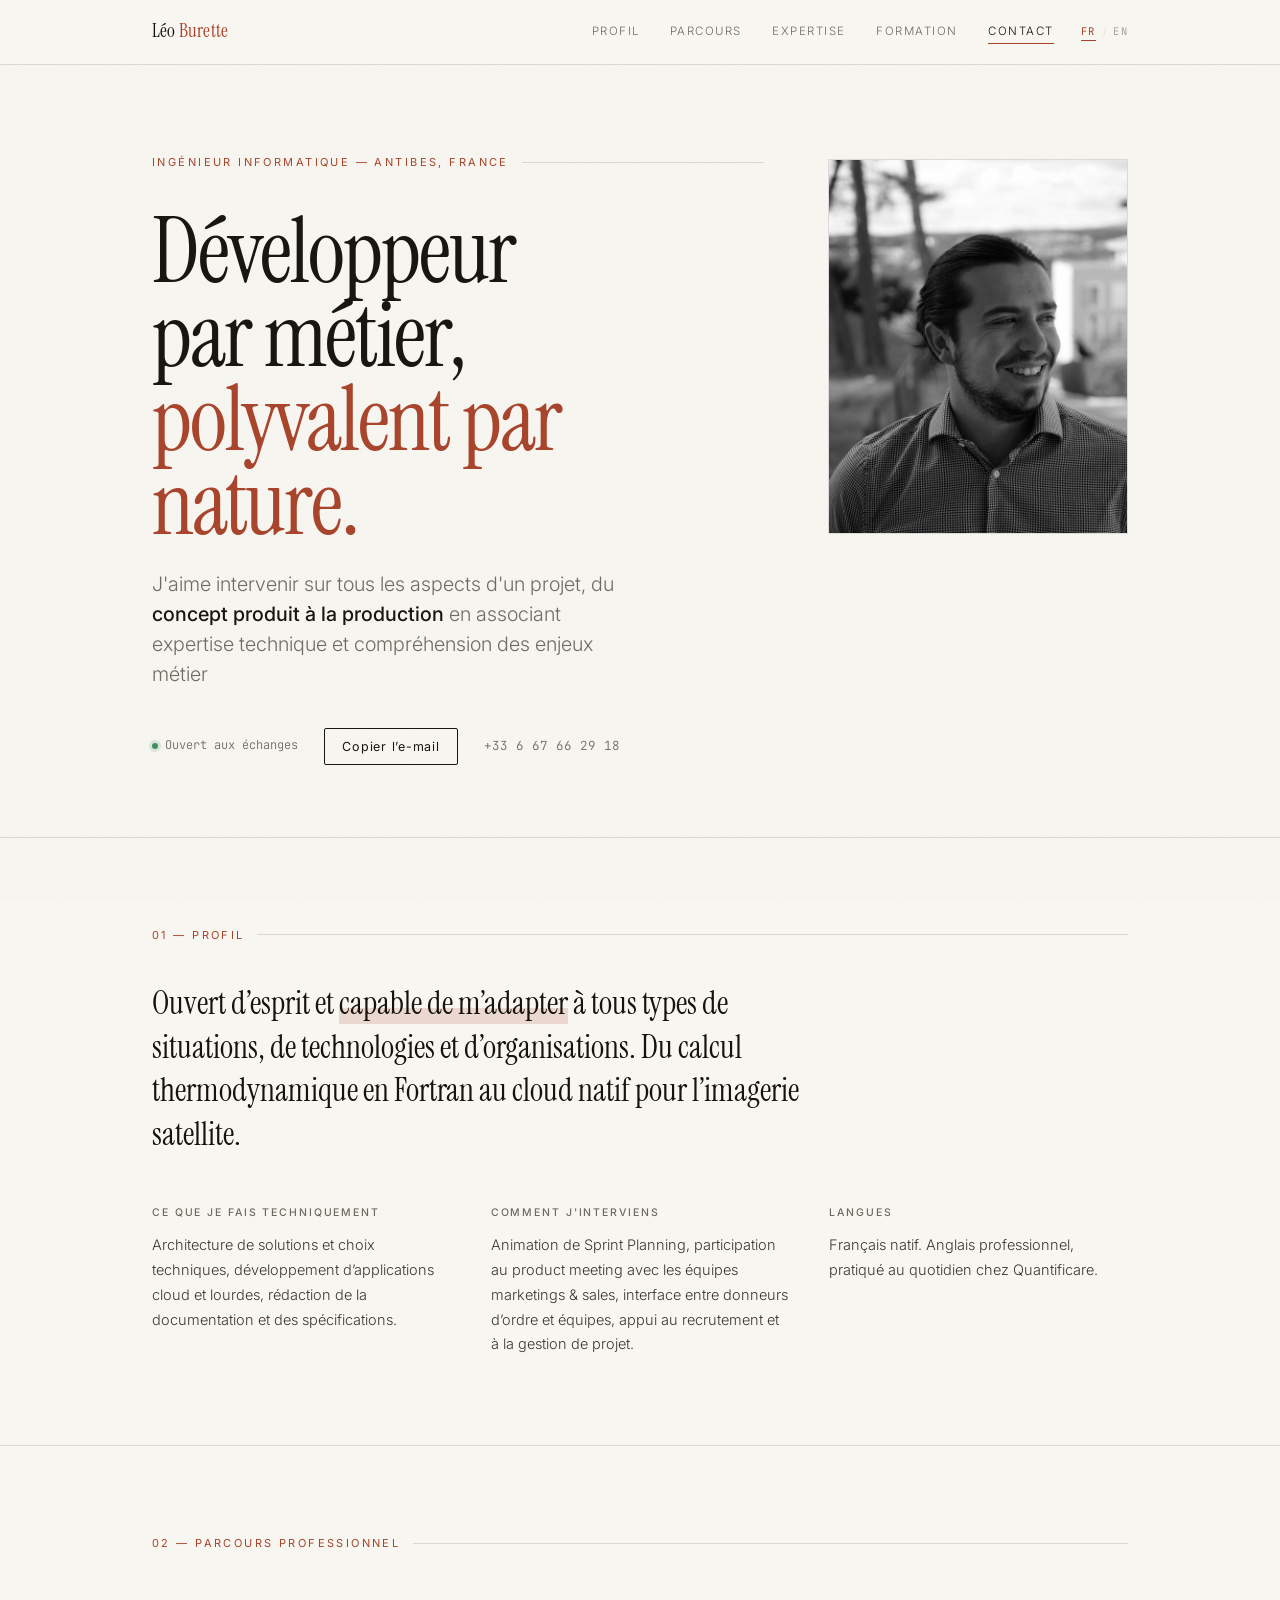
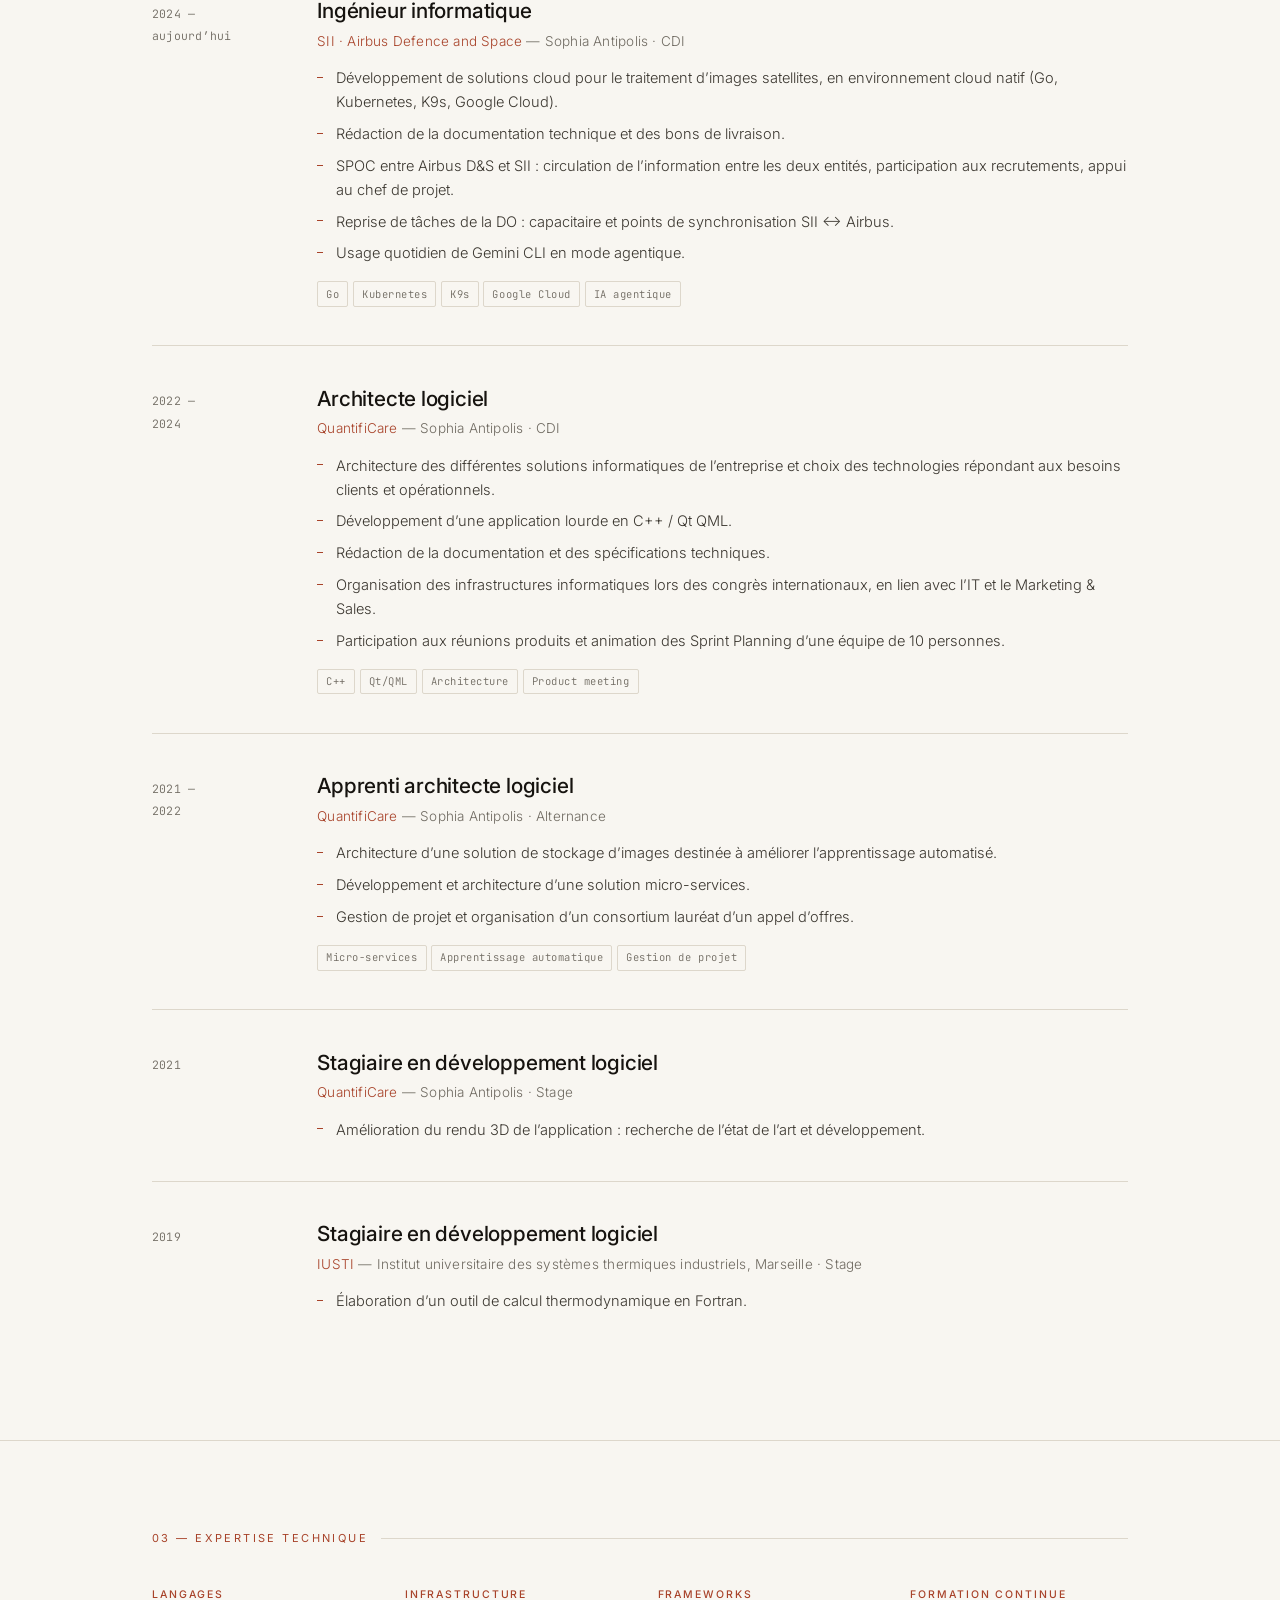
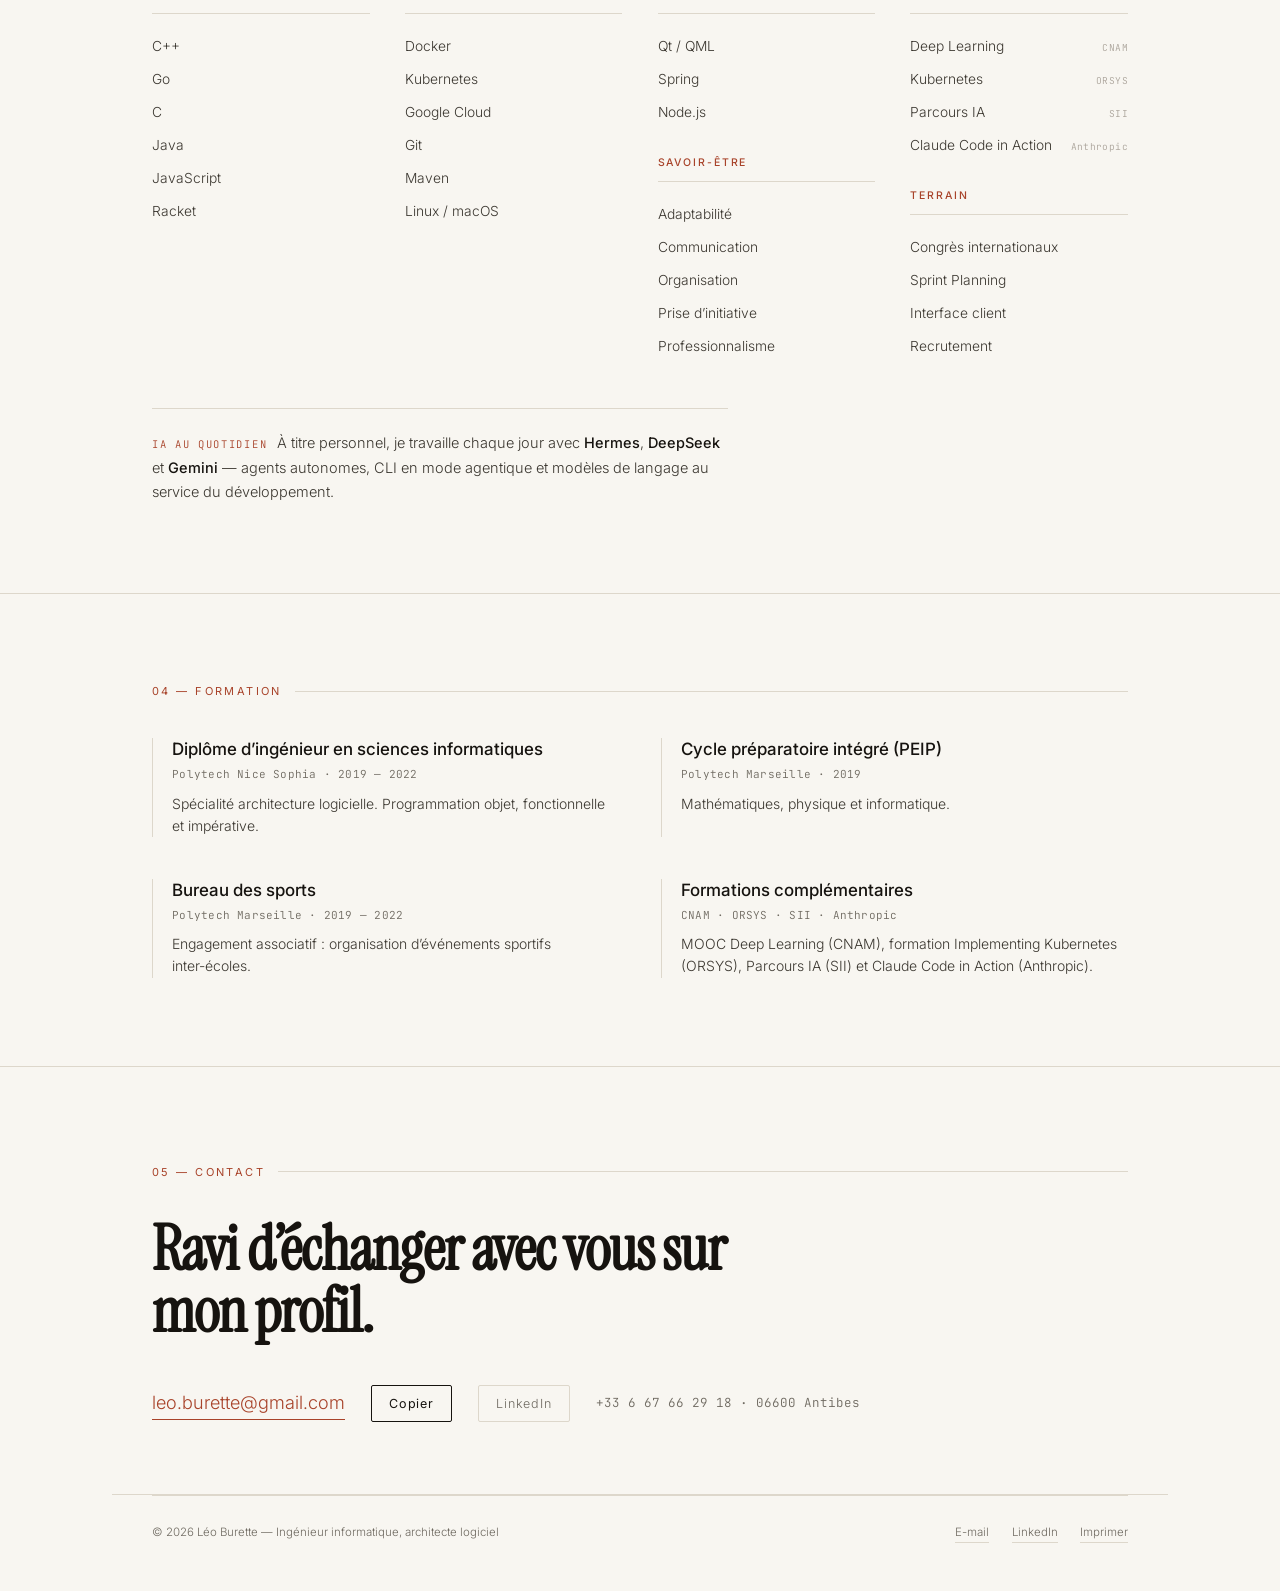
<file: index.html>
<!doctype html>
<!--
  ⚠ FICHIER GÉNÉRÉ — ne pas modifier le texte ici.
  Textes  : content/content.json   (français ET anglais)
  Structure : templates/index.html
  Reconstruire : python3 tools/build_site.py   (ou `make`)
-->

<html lang="fr">
<head>
<meta charset="utf-8">
<meta name="viewport" content="width=device-width, initial-scale=1">

<!-- ============================================================
     Léo Burette — portfolio personnel
     Maquette retenue : 01 « Éditorial clair »
     Stack : HTML + CSS + ~60 lignes de JS. Aucune dépendance.
     PORTRAIT : remplacer static/pp.jpg par la photo haute
     définition (carré ou 4:5, ≥ 2000 px de côté).
     ============================================================ -->

<title>Léo Burette — Ingénieur informatique, architecte logiciel | Antibes</title>
<meta name="description" content="Léo Burette, ingénieur informatique et architecte logiciel à Antibes. Sept ans d’expérience en C++/Qt, micro-services et cloud natif (Go, Kubernetes) chez QuantifiCare et SII pour Airbus Defence and Space.">
<meta name="author" content="Léo Burette">
<meta name="theme-color" content="#f8f6f1">
<link rel="canonical" href="https://leoburette.github.io/">

<meta property="og:type" content="profile">
<meta property="og:title" content="Léo Burette — Ingénieur informatique, architecte logiciel">
<meta property="og:description" content="Architecture logicielle, C++/Qt, micro-services et cloud natif (Go, Kubernetes). Basé à Antibes.">
<meta property="og:image" content="https://leoburette.github.io/static/pp.jpg">
<meta property="og:locale" content="fr_FR">
<meta name="twitter:card" content="summary">

<meta name="google-site-verification" content="lfIrmoY3iE5NyOPU1hvfM_Ax3qKI6YGEiqqRGUtuTvs">
<link rel="icon" href="data:image/svg+xml,%3Csvg xmlns='http://www.w3.org/2000/svg' viewBox='0 0 64 64'%3E%3Crect width='64' height='64' fill='%2316130f'/%3E%3Ctext x='32' y='45' font-family='Georgia,serif' font-size='38' fill='%23f8f6f1' text-anchor='middle'%3ELB%3C/text%3E%3C/svg%3E">

<link rel="preconnect" href="https://fonts.googleapis.com">
<link rel="preconnect" href="https://fonts.gstatic.com" crossorigin>
<link href="https://fonts.googleapis.com/css2?family=Instrument+Serif:ital@0;1&family=Inter:wght@300;400;500;600&family=JetBrains+Mono:wght@400;500&display=swap" rel="stylesheet">

<style>
  /* ---------- jetons ---------- */
  :root{
    --paper:#f8f6f1;
    --ink:#16130f;
    --body:#3b3730;
    --muted:#6f6a61;
    --rule:#ddd7cb;
    --accent:#a8432a;
    --measure:66rem;
    --ease:cubic-bezier(.2,.8,.2,1);
  }
  *,*::before,*::after{box-sizing:border-box;margin:0;padding:0}
  html{scroll-behavior:smooth;-webkit-text-size-adjust:100%}
  body{
    background:var(--paper);
    color:var(--ink);
    font-family:"Inter",-apple-system,BlinkMacSystemFont,"Segoe UI",sans-serif;
    font-weight:300;
    font-size:17px;
    line-height:1.65;
    -webkit-font-smoothing:antialiased;
    text-rendering:optimizeLegibility;
    overflow-x:hidden;
  }
  /* grain de papier discret */
  body::before{
    content:"";position:fixed;inset:0;pointer-events:none;z-index:1;opacity:.32;
    background-image:url("data:image/svg+xml,%3Csvg xmlns='http://www.w3.org/2000/svg' width='120' height='120'%3E%3Cfilter id='n'%3E%3CfeTurbulence type='fractalNoise' baseFrequency='.85' numOctaves='3'/%3E%3C/filter%3E%3Crect width='120' height='120' filter='url(%23n)' opacity='.12'/%3E%3C/svg%3E");
  }
  a{color:inherit;text-decoration:none}
  ::selection{background:var(--accent);color:var(--paper)}
  :focus-visible{outline:2px solid var(--accent);outline-offset:4px}
  .serif{font-family:"Instrument Serif",Georgia,"Times New Roman",serif;font-weight:400}
  .mono{font-family:"JetBrains Mono",ui-monospace,SFMono-Regular,Menlo,monospace}

  .skip{
    position:absolute;left:-9999px;top:0;background:var(--ink);color:var(--paper);
    padding:.7rem 1.2rem;z-index:100;font-size:13px;
  }
  .skip:focus{left:1rem;top:1rem}

  /* ---------- barre de navigation ---------- */
  .topbar{
    position:sticky;top:0;z-index:20;
    background:rgba(248,246,241,.86);
    -webkit-backdrop-filter:blur(10px);
    backdrop-filter:blur(10px);
    border-bottom:1px solid var(--rule);
  }
  .topbar-inner{
    max-width:var(--measure);margin:0 auto;padding:0 2.5rem;
    display:flex;align-items:center;justify-content:space-between;
    height:62px;gap:2rem;
  }
  .brand{font-family:"Instrument Serif",Georgia,serif;font-size:19px;letter-spacing:.01em;white-space:nowrap}
  .brand em{color:var(--accent);font-style:normal}
  nav.main{display:flex;gap:1.9rem}
  nav.main a{
    font-size:11.5px;letter-spacing:.13em;text-transform:uppercase;
    color:var(--muted);transition:color .2s;position:relative;padding:4px 0;
  }
  nav.main a::after{
    content:"";position:absolute;left:0;bottom:0;height:1px;width:0;
    background:var(--accent);transition:width .25s var(--ease);
  }
  nav.main a:hover,nav.main a[aria-current]{color:var(--ink)}
  nav.main a:hover::after,nav.main a[aria-current]::after{width:100%}
  .progress{height:2px;background:var(--accent);width:0;transform-origin:0 50%}

  /* ---------- sélecteur de langue ---------- */
  .nav-right{display:flex;align-items:center;gap:1.7rem}
  .lang{display:flex;align-items:center;gap:.45rem}
  .lang button{
    background:none;border:none;padding:2px 0;cursor:pointer;
    font-family:"JetBrains Mono",ui-monospace,Menlo,monospace;
    font-size:10.5px;letter-spacing:.14em;color:#a9a29a;
    border-bottom:1px solid transparent;transition:color .2s,border-color .2s;
  }
  .lang button:hover{color:var(--ink)}
  .lang button[aria-pressed="true"]{color:var(--accent);border-bottom-color:var(--accent)}
  .lang .sep{color:var(--rule);font-size:10px}

  /* ---------- structure ---------- */
  .wrap{max-width:var(--measure);margin:0 auto;padding:0 2.5rem}
  section{padding:5.5rem 0;border-bottom:1px solid var(--rule);scroll-margin-top:72px}
  .eyebrow{
    font-size:11px;letter-spacing:.22em;text-transform:uppercase;color:var(--accent);
    display:flex;align-items:center;gap:.8rem;margin-bottom:2.4rem;
    font-weight:400;
  }
  .eyebrow::after{content:"";height:1px;flex:1;background:var(--rule)}

  /* ---------- bannière ---------- */
  .hero{padding:5.5rem 0 4.5rem;border-bottom:1px solid var(--rule)}
  .hero-grid{display:grid;grid-template-columns:1fr 300px;gap:4rem;align-items:start}
  h1{
    font-family:"Instrument Serif",Georgia,serif;font-weight:400;
    font-size:clamp(3.2rem,7vw,6.2rem);line-height:.94;letter-spacing:-.022em;
    max-width:11ch;
  }
  h1 .accent{color:var(--accent)}
  .role{
    margin-top:1.5rem;font-size:1.24rem;line-height:1.5;color:var(--muted);
    max-width:40ch;font-weight:300;
  }
  .role b{color:var(--ink);font-weight:500}
  .portrait-fig{position:relative;margin:0;padding-top:.35rem}
  .portrait{
    width:100%;height:auto;aspect-ratio:4/5;object-fit:cover;object-position:center 20%;
    filter:grayscale(1) contrast(1.04);
    border:1px solid var(--rule);display:block;
    transition:filter .6s var(--ease);
    background:#e8e4da;
  }
  .portrait:hover{filter:grayscale(0) contrast(1)}
  .hero-meta{
    display:flex;flex-wrap:wrap;gap:.9rem 1.6rem;margin-top:2.4rem;
    font-size:13px;color:var(--muted);align-items:center;
  }
  .dot{
    width:6px;height:6px;border-radius:50%;background:#3f8f5e;display:inline-block;
    margin-right:.45rem;box-shadow:0 0 0 3px rgba(63,143,94,.16);
    animation:pulse 3.6s ease-in-out infinite;
  }
  @keyframes pulse{0%,100%{box-shadow:0 0 0 3px rgba(63,143,94,.16)}50%{box-shadow:0 0 0 6px rgba(63,143,94,.05)}}
  .btn{
    border:1px solid var(--ink);padding:.62rem 1.1rem;border-radius:2px;
    font-size:12.5px;letter-spacing:.06em;cursor:pointer;background:transparent;
    transition:background .2s,color .2s,border-color .2s;
    font-family:inherit;color:var(--ink);line-height:1.2;
  }
  .btn:hover{background:var(--ink);color:var(--paper)}
  .btn--ghost{border-color:var(--rule);color:var(--muted)}
  .btn--ghost:hover{background:var(--accent);border-color:var(--accent);color:var(--paper)}

  /* ---------- profil ---------- */
  .lede{
    font-family:"Instrument Serif",Georgia,serif;
    font-size:clamp(1.45rem,2.5vw,2.1rem);line-height:1.36;max-width:46ch;
  }
  .lede em{
    font-style:normal;
    background:linear-gradient(transparent 62%,rgba(168,67,42,.17) 62%);
  }
  .cols3{display:grid;grid-template-columns:repeat(3,1fr);gap:2.5rem;margin-top:3rem}
  .cols3 h3{
    font-size:10.5px;letter-spacing:.18em;text-transform:uppercase;color:var(--muted);
    margin-bottom:.7rem;font-weight:500;
  }
  .cols3 p{font-size:14.5px;line-height:1.72;color:var(--body)}

  /* ---------- parcours ---------- */
  .job{
    display:grid;grid-template-columns:130px 1fr;gap:2.2rem;
    padding:2.4rem 0;border-top:1px solid var(--rule);
  }
  .job:first-of-type{border-top:none;padding-top:.4rem}
  .job .dates{
    font-family:"JetBrains Mono",monospace;font-size:11.5px;color:var(--muted);
    letter-spacing:.02em;line-height:1.95;padding-top:.35rem;
  }
  .job h3{font-size:1.3rem;font-weight:500;letter-spacing:-.01em;line-height:1.3}
  .job .co{margin:.35rem 0 .95rem;font-size:13.5px;color:var(--accent);letter-spacing:.015em}
  .job .co span{color:var(--muted)}
  .job ul{list-style:none;display:grid;gap:.52rem}
  .job li{position:relative;padding-left:1.15rem;font-size:14.6px;line-height:1.62;color:var(--body)}
  .job li::before{content:"";position:absolute;left:0;top:.66em;width:6px;height:1px;background:var(--accent)}
  .tag{
    display:inline-block;font-family:"JetBrains Mono",monospace;font-size:10.5px;
    letter-spacing:.05em;color:var(--muted);border:1px solid var(--rule);
    padding:.2rem .5rem;border-radius:2px;margin:.95rem .3rem 0 0;
  }

  /* ---------- expertise ---------- */
  .skills{display:grid;grid-template-columns:repeat(4,1fr);gap:2.2rem}
  .skills h3{
    font-size:10.5px;letter-spacing:.18em;text-transform:uppercase;color:var(--accent);
    margin-bottom:1rem;padding-bottom:.6rem;border-bottom:1px solid var(--rule);font-weight:500;
  }
  .skills ul{list-style:none}
  .skills li{
    font-size:13.8px;padding:.32rem 0;color:var(--body);
    display:flex;justify-content:space-between;gap:1rem;align-items:baseline;
  }
  .skills .lvl{font-family:"JetBrains Mono",monospace;font-size:9.5px;color:#aaa39a;letter-spacing:.04em;white-space:nowrap}

  /* ---------- formation ---------- */
  .edu{display:grid;grid-template-columns:repeat(2,1fr);gap:2.6rem}
  .edu-item{padding-left:1.2rem;border-left:1px solid var(--rule)}
  .edu-item h3{font-size:1.06rem;font-weight:500;line-height:1.35}
  .edu-item .meta{
    font-family:"JetBrains Mono",monospace;font-size:11px;color:var(--muted);
    margin:.3rem 0 .55rem;letter-spacing:.02em;
  }
  .edu-item p{font-size:14px;color:var(--body);line-height:1.6}

  /* ---------- note ---------- */
  .note{
    margin-top:2.8rem;padding-top:1.4rem;border-top:1px solid var(--rule);
    font-size:14.5px;line-height:1.7;color:var(--body);max-width:64ch;
  }
  .note .tag{
    display:inline-block;margin:0 .6rem 0 0;padding:0;border:none;
    font-family:"JetBrains Mono",ui-monospace,Menlo,monospace;font-size:10.5px;
    letter-spacing:.16em;text-transform:uppercase;color:var(--accent);
  }
  .note b{font-weight:500;color:var(--ink)}

  /* ---------- contact ---------- */
  .contact{padding:6rem 0 4.5rem;border-bottom:none}
  .contact h2{
    font-family:"Instrument Serif",Georgia,serif;
    font-size:clamp(2.3rem,4.8vw,3.8rem);line-height:1.02;letter-spacing:-.02em;max-width:24ch;
  }
  .contact-row{display:flex;flex-wrap:wrap;gap:1rem 1.6rem;margin-top:2.6rem;align-items:center}
  .mail{
    font-size:1.14rem;border-bottom:1px solid var(--accent);padding-bottom:2px;
    color:var(--accent);transition:opacity .2s;
  }
  .mail:hover{opacity:.72}
  footer{
    border-top:1px solid var(--rule);padding:1.7rem 0 3rem;font-size:11.5px;
    color:var(--muted);display:flex;justify-content:space-between;
    flex-wrap:wrap;gap:.8rem 1rem;
  }
  footer a{border-bottom:1px solid var(--rule)}
  footer a:hover{color:var(--ink);border-color:var(--accent)}

  /* ---------- toast ---------- */
  .toast{
    position:fixed;left:50%;bottom:2rem;transform:translate(-50%,150%);
    background:var(--ink);color:var(--paper);padding:.75rem 1.2rem;border-radius:2px;
    font-size:12.5px;letter-spacing:.04em;z-index:60;
    opacity:0;visibility:hidden;pointer-events:none;
    transition:transform .35s var(--ease),opacity .3s ease,visibility .35s;
    max-width:90vw;text-align:center;
  }
  .toast.show{transform:translate(-50%,0);opacity:1;visibility:visible}

  /* ---------- apparition ---------- */
  .rv{opacity:0;transform:translateY(14px);transition:opacity .7s ease,transform .7s ease}
  .rv.in{opacity:1;transform:none}
  @media (prefers-reduced-motion:reduce){
    html{scroll-behavior:auto}
    .rv{opacity:1;transform:none;transition:none}
    .dot{animation:none}
    *{transition-duration:.01ms !important}
  }

  /* ---------- responsive ---------- */
  @media (max-width:1000px){
    nav.main{gap:1.2rem}
    nav.main a{font-size:10.5px;letter-spacing:.1em}
  }
  @media (max-width:860px){
    .wrap,.topbar-inner{padding-left:1.4rem;padding-right:1.4rem}
    .hero-grid{grid-template-columns:1fr;gap:2rem}
    .portrait-fig{order:2;max-width:200px;padding-top:0}
    .portrait{aspect-ratio:1}
    h1{max-width:14ch}
    .cols3,.skills,.edu{grid-template-columns:1fr;gap:1.5rem}
    .skills{grid-template-columns:repeat(2,1fr)}
    section{padding:3.4rem 0}
    .job{grid-template-columns:1fr;gap:.6rem}
    .job .dates{display:flex;gap:.6rem;padding-top:0;flex-wrap:wrap}
    .job .dates br{display:none}
    .job .dates .sep{display:none}
    nav.main{display:none}
    .contact{padding:3.6rem 0 3rem}
  }
  @media (max-width:420px){
    .skills{grid-template-columns:1fr}
    .hero-meta{gap:.8rem}
  }

  /* ---------- impression (CV papier) ---------- */
  @media print{
    @page{size:A4;margin:14mm 14mm}
    body{background:#fff;font-size:10pt;line-height:1.45}
    body::before,.topbar,.toast,.skip,.btn,.lang{display:none !important}
    .wrap{max-width:none;padding:0}
    section{padding:0;border:none;margin-bottom:7mm}
    .hero{padding:0 0 5mm}
    .hero-grid{grid-template-columns:1fr 42mm;gap:8mm}
    h1{font-size:30pt;max-width:100%}
    .role{font-size:10pt;margin-top:2mm}
    .portrait{filter:grayscale(1)}
    .job{break-inside:avoid;padding:3mm 0;grid-template-columns:26mm 1fr;gap:4mm}
    .job li{font-size:9pt}
    .note{page-break-inside:avoid}
    .rv{opacity:1 !important;transform:none !important}
    .contact{padding:0}
    .contact h2{font-size:16pt}
    footer{margin-top:5mm;font-size:8pt}
    .lede{font-size:12pt}
  }
</style>
<noscript><style>.rv{opacity:1;transform:none}</style></noscript>
</head>
<body>

<a class="skip" href="#contenu" data-key="divers.skip" data-en="Skip to content">Aller au contenu</a>

<div class="topbar">
  <div class="topbar-inner">
    <a href="#top" class="brand">Léo <em>Burette</em></a>
    <div class="nav-right">
      <nav class="main" aria-label="Navigation principale" data-en-aria="Main navigation">
        <a href="#profil" data-key="nav.profile" data-en="Profile">Profil</a>
        <a href="#parcours" data-key="nav.career" data-en="Career">Parcours</a>
        <a href="#expertise">Expertise</a>
        <a href="#formation" data-key="nav.education" data-en="Education">Formation</a>
        <a href="#contact">Contact</a>
      </nav>
      <div class="lang" role="group" aria-label="Langue / Language">
        <button type="button" data-lang="fr" aria-pressed="true" lang="fr">FR</button>
        <span class="sep" aria-hidden="true">/</span>
        <button type="button" data-lang="en" aria-pressed="false" lang="en">EN</button>
      </div>
    </div>
  </div>
  <div class="progress" id="prog" role="presentation"></div>
</div>

<main id="contenu">

  <!-- ==================== BANNIÈRE ==================== -->
  <header class="hero" id="top">
    <div class="wrap hero-grid">
      <div>
        <p class="eyebrow" data-key="hero.eyebrow" data-en="Software engineer — Antibes, France">Ingénieur informatique — Antibes, France</p>
        <h1 data-key="hero.title" data-en="Developer by trade, &lt;span class=&quot;accent&quot;&gt;versatile by nature.&lt;/span&gt;">Développeur par métier, <span class="accent">polyvalent par nature.</span></h1>
        <p class="role" data-key="hero.lead" data-en="I like contributing across all stages of a project, from &lt;b&gt;product concept to production&lt;/b&gt;, combining technical expertise with an understanding of business challenges.">J'aime intervenir sur tous les aspects d'un projet, du <b>concept produit à la production</b> en associant expertise technique et compréhension des enjeux métier</p>
        <div class="hero-meta">
          <span class="mono" style="font-size:12px" data-key="hero.status" data-en="&lt;span class=&quot;dot&quot;&gt;&lt;/span&gt;Open to a conversation"><span class="dot"></span>Ouvert aux échanges</span>
          <button class="btn" data-copy="leo.burette@gmail.com" type="button" data-key="hero.copyEmail" data-en="Copy email">Copier l’e-mail</button>
          <a class="mono" style="font-size:12.5px" href="tel:+33667662918">+33 6 67 66 29 18</a>
        </div>
      </div>
      <figure class="portrait-fig">
        <!-- PORTRAIT : déposer ici la photo haute définition -->
        <img class="portrait" src="static/pp.jpg" width="778" height="778" alt="Portrait de Léo Burette" data-en-alt="Portrait of Léo Burette">
      </figure>
    </div>
  </header>

  <!-- ===================== PROFIL ===================== -->
  <section id="profil">
    <div class="wrap">
      <p class="eyebrow rv" data-key="profil.eyebrow" data-en="01 — Profile">01 — Profil</p>
      <p class="lede rv" data-key="profil.lead" data-en="Open-minded and &lt;em&gt;able to adapt&lt;/em&gt; to any kind of situation, technology or organisation. From thermodynamic computation in Fortran to cloud-native satellite imaging.">Ouvert d’esprit et <em>capable de m’adapter</em> à tous types de situations, de technologies et d’organisations. Du calcul thermodynamique en Fortran au cloud natif pour l’imagerie satellite.</p>
      <div class="cols3 rv">
        <div>
          <h3 data-key="profil.whatTitle" data-en="My technical activities">Ce que je fais techniquement</h3>
          <p data-key="profil.whatText" data-en="Solution architecture and technology choices, development of cloud and heavy applications, writing documentation and specifications.">Architecture de solutions et choix techniques, développement d’applications cloud et lourdes, rédaction de la documentation et des spécifications.</p>
        </div>
        <div>
          <h3 data-key="profil.howTitle" data-en="How I contribute">Comment j'interviens</h3>
          <p data-key="profil.howText" data-en="Running Sprint Planning, participation in product meetings with marketing &amp; sales teams, bridging clients and teams, supporting recruitment and project management.">Animation de Sprint Planning, participation au product meeting avec les équipes marketings & sales, interface entre donneurs d’ordre et équipes, appui au recrutement et à la gestion de projet.</p>
        </div>
        <div>
          <h3 data-key="profil.langTitle" data-en="Languages">Langues</h3>
          <p data-key="profil.langText" data-en="Native French. Professional English, used daily at Quantificare.">Français natif. Anglais professionnel, pratiqué au quotidien chez Quantificare.</p>
        </div>
      </div>
    </div>
  </section>

  <!-- ===================== PARCOURS ===================== -->
  <section id="parcours">
    <div class="wrap">
      <p class="eyebrow rv" data-key="parcours.eyebrow" data-en="02 — Career">02 — Parcours professionnel</p>

      <article class="job rv">
        <div class="dates" data-key="parcours.sii.dates" data-en="2024 —&lt;br&gt;present">2024 —<br>aujourd’hui</div>
        <div>
          <h3 data-key="parcours.sii.title" data-en="Software engineer">Ingénieur informatique</h3>
          <p class="co" data-key="parcours.sii.company" data-en="SII · Airbus Defence and Space &lt;span&gt;— Sophia Antipolis · Permanent contract&lt;/span&gt;">SII · Airbus Defence and Space <span>— Sophia Antipolis · CDI</span></p>
          <ul>
            <li data-key="parcours.sii.bullet1" data-en="Cloud solutions for satellite image processing in a cloud-native environment (Go, Kubernetes, K9s, Google Cloud).">Développement de solutions cloud pour le traitement d’images satellites, en environnement cloud natif (Go, Kubernetes, K9s, Google Cloud).</li>
            <li data-key="parcours.sii.bullet2" data-en="Technical documentation and delivery notes.">Rédaction de la documentation technique et des bons de livraison.</li>
            <li data-key="parcours.sii.bullet3" data-en="SPOC between Airbus D&amp;S and SII: information flow between both entities, involvement in recruitment, support to the project manager.">SPOC entre Airbus D&amp;S et SII : circulation de l’information entre les deux entités, participation aux recrutements, appui au chef de projet.</li>
            <li data-key="parcours.sii.bullet4" data-en="Taking over back-office tasks: capacity management and SII ↔ Airbus synchronisation meetings.">Reprise de tâches de la DO : capacitaire et points de synchronisation SII ↔ Airbus.</li>
            <li data-key="parcours.sii.bullet5" data-en="Daily use of Gemini CLI in agentic mode.">Usage quotidien de Gemini CLI en mode agentique.</li>
          </ul>
          <span class="tag" data-key="parcours.sii.tag1" data-en="Go">Go</span><span class="tag" data-key="parcours.sii.tag2" data-en="Kubernetes">Kubernetes</span><span class="tag" data-key="parcours.sii.tag3" data-en="K9s">K9s</span><span class="tag" data-key="parcours.sii.tag4" data-en="Google Cloud">Google Cloud</span><span class="tag" data-key="parcours.sii.tag5" data-en="Agentic AI">IA agentique</span>
        </div>
      </article>

      <article class="job rv">
        <div class="dates" data-key="parcours.qc1.dates" data-en="2022 —&lt;br&gt;2024">2022 —<br>2024</div>
        <div>
          <h3 data-key="parcours.qc1.title" data-en="Software architect">Architecte logiciel</h3>
          <p class="co" data-key="parcours.qc1.company" data-en="QuantifiCare &lt;span&gt;— Sophia Antipolis · Permanent contract&lt;/span&gt;">QuantifiCare <span>— Sophia Antipolis · CDI</span></p>
          <ul>
            <li data-key="parcours.qc1.bullet1" data-en="Architecture of the company’s various IT solutions and selection of technologies matching client and operational needs.">Architecture des différentes solutions informatiques de l’entreprise et choix des technologies répondant aux besoins clients et opérationnels.</li>
            <li data-key="parcours.qc1.bullet2" data-en="Development of a heavy C++ / Qt QML application.">Développement d’une application lourde en C++ / Qt&nbsp;QML.</li>
            <li data-key="parcours.qc1.bullet3" data-en="Documentation and technical specifications.">Rédaction de la documentation et des spécifications techniques.</li>
            <li data-key="parcours.qc1.bullet4" data-en="IT infrastructure for international conferences, together with IT, Marketing &amp; Sales teams.">Organisation des infrastructures informatiques lors des congrès internationaux, en lien avec l’IT et le Marketing &amp; Sales.</li>
            <li data-key="parcours.qc1.bullet5" data-en="Product meetings and facilitation of Sprint Planning for a team of 10.">Participation aux réunions produits et animation des Sprint Planning d’une équipe de 10 personnes.</li>
          </ul>
          <span class="tag" data-key="parcours.qc1.tag1" data-en="C++">C++</span><span class="tag" data-key="parcours.qc1.tag2" data-en="Qt/QML">Qt/QML</span><span class="tag" data-key="parcours.qc1.tag3" data-en="Architecture">Architecture</span><span class="tag" data-key="parcours.qc1.tag4" data-en="Product meeting">Product meeting</span>
        </div>
      </article>

      <article class="job rv">
        <div class="dates" data-key="parcours.qc2.dates" data-en="2021 —&lt;br&gt;2022">2021 —<br>2022</div>
        <div>
          <h3 data-key="parcours.qc2.title" data-en="Apprentice software architect">Apprenti architecte logiciel</h3>
          <p class="co" data-key="parcours.qc2.company" data-en="QuantifiCare &lt;span&gt;— Sophia Antipolis · Apprenticeship&lt;/span&gt;">QuantifiCare <span>— Sophia Antipolis · Alternance</span></p>
          <ul>
            <li data-key="parcours.qc2.bullet1" data-en="Architecture of an image storage solution aimed at improving machine learning.">Architecture d’une solution de stockage d’images destinée à améliorer l’apprentissage automatisé.</li>
            <li data-key="parcours.qc2.bullet2" data-en="Development and architecture of a micro-services solution.">Développement et architecture d’une solution micro-services.</li>
            <li data-key="parcours.qc2.bullet3" data-en="Project management and organisation of a consortium that won a call for tenders.">Gestion de projet et organisation d’un consortium lauréat d’un appel d’offres.</li>
          </ul>
          <span class="tag" data-key="parcours.qc2.tag1" data-en="Micro-services">Micro-services</span><span class="tag" data-key="parcours.qc2.tag2" data-en="Machine learning">Apprentissage automatique</span><span class="tag" data-key="parcours.qc2.tag3" data-en="Project management">Gestion de projet</span>
        </div>
      </article>

      <article class="job rv">
        <div class="dates">2021</div>
        <div>
          <h3 data-key="parcours.qc3.title" data-en="Software development intern">Stagiaire en développement logiciel</h3>
          <p class="co" data-key="parcours.qc3.company" data-en="QuantifiCare &lt;span&gt;— Sophia Antipolis · Internship&lt;/span&gt;">QuantifiCare <span>— Sophia Antipolis · Stage</span></p>
          <ul>
            <li data-key="parcours.qc3.bullet1" data-en="Improved the application’s 3D rendering: state-of-the-art research and development.">Amélioration du rendu 3D de l’application : recherche de l’état de l’art et développement.</li>
          </ul>
        </div>
      </article>

      <article class="job rv">
        <div class="dates">2019</div>
        <div>
          <h3 data-key="parcours.iusti.title" data-en="Software development intern">Stagiaire en développement logiciel</h3>
          <p class="co" data-key="parcours.iusti.company" data-en="IUSTI &lt;span&gt;— University Institute of Industrial Thermal Systems, Marseille · Internship&lt;/span&gt;">IUSTI <span>— Institut universitaire des systèmes thermiques industriels, Marseille · Stage</span></p>
          <ul>
            <li data-key="parcours.iusti.bullet1" data-en="Built a thermodynamic calculation tool in Fortran.">Élaboration d’un outil de calcul thermodynamique en Fortran.</li>
          </ul>
        </div>
      </article>
    </div>
  </section>

  <!-- ===================== EXPERTISE ===================== -->
  <section id="expertise">
    <div class="wrap">
      <p class="eyebrow rv" data-key="expertise.eyebrow" data-en="03 — Technical expertise">03 — Expertise technique</p>
      <div class="skills rv">
        <div>
          <h3 data-key="expertise.langTitle" data-en="Languages">Langages</h3>
          <ul>
            <li><span>C++</span></li>
            <li><span>Go</span></li>
            <li><span>C</span></li>
            <li><span>Java</span></li>
            <li><span>JavaScript</span></li>
            <li><span>Racket</span></li>
          </ul>
        </div>
        <div>
          <h3>Infrastructure</h3>
          <ul>
            <li><span>Docker</span></li>
            <li><span>Kubernetes</span></li>
            <li><span>Google Cloud</span></li>
            <li><span>Git</span></li>
            <li><span>Maven</span></li>
            <li><span>Linux / macOS</span></li>
          </ul>
        </div>
        <div>
          <h3>Frameworks</h3>
          <ul>
            <li><span>Qt / QML</span></li>
            <li><span>Spring</span></li>
            <li><span>Node.js</span></li>
          </ul>
          <h3 style="margin-top:1.6rem" data-key="expertise.softTitle" data-en="Soft skills">Savoir-être</h3>
          <ul>
            <li><span data-key="expertise.soft.adaptability" data-en="Adaptability">Adaptabilité</span></li>
            <li><span>Communication</span></li>
            <li><span data-key="expertise.soft.organisation" data-en="Organisation">Organisation</span></li>
            <li><span data-key="expertise.soft.initiative" data-en="Initiative">Prise d’initiative</span></li>
            <li><span data-key="expertise.soft.professionalism" data-en="Professionalism">Professionnalisme</span></li>
          </ul>
        </div>
        <div>
          <h3 data-key="expertise.continuingTitle" data-en="Continuing education">Formation continue</h3>
          <ul>
            <li><span>Deep Learning</span><span class="lvl" data-key="expertise.issuer.cnam" data-en="CNAM">CNAM</span></li>
            <li><span>Kubernetes</span><span class="lvl" data-key="expertise.issuer.orsys" data-en="ORSYS">ORSYS</span></li>
            <li><span data-key="expertise.cont.sii" data-en="AI training">Parcours IA</span><span class="lvl" data-key="expertise.issuer.sii" data-en="SII">SII</span></li>
            <li><span>Claude Code in Action</span><span class="lvl" data-key="expertise.issuer.anthropic" data-en="Anthropic">Anthropic</span></li>
          </ul>
          <h3 style="margin-top:1.6rem" data-key="expertise.groundTitle" data-en="On the field">Terrain</h3>
          <ul>
            <li><span data-key="expertise.ground.conferences" data-en="International conferences">Congrès internationaux</span></li>
            <li><span>Sprint Planning</span></li>
            <li><span data-key="expertise.ground.client" data-en="Client liaison">Interface client</span></li>
            <li><span data-key="expertise.ground.recruitment" data-en="Recruitment">Recrutement</span></li>
          </ul>
        </div>
      </div>
      <p class="note rv" data-key="expertise.note" data-en="&lt;span class=&quot;tag&quot;&gt;AI every day&lt;/span&gt;In my free time, I work every day with &lt;b&gt;Hermes&lt;/b&gt;, &lt;b&gt;DeepSeek&lt;/b&gt; and &lt;b&gt;Gemini&lt;/b&gt; — autonomous agents, agentic CLI workflows and language models in the service of development."><span class="tag">IA au quotidien</span>À titre personnel, je travaille chaque jour avec <b>Hermes</b>, <b>DeepSeek</b> et <b>Gemini</b> — agents autonomes, CLI en mode agentique et modèles de langage au service du développement.</p>
    </div>
  </section>

  <!-- ===================== FORMATION ===================== -->
  <section id="formation">
    <div class="wrap">
      <p class="eyebrow rv" data-key="formation.eyebrow" data-en="04 — Education">04 — Formation</p>
      <div class="edu rv">
        <div class="edu-item">
          <h3 data-key="formation.niceTitle" data-en="Engineering degree in computer science">Diplôme d’ingénieur en sciences informatiques</h3>
          <p class="meta">Polytech Nice Sophia · 2019 — 2022</p>
          <p data-key="formation.niceText" data-en="Software architecture specialisation. Object-oriented, functional and imperative programming.">Spécialité architecture logicielle. Programmation objet, fonctionnelle et impérative.</p>
        </div>
        <div class="edu-item">
          <h3 data-key="formation.peipTitle" data-en="Integrated preparatory cycle (PEIP)">Cycle préparatoire intégré (PEIP)</h3>
          <p class="meta">Polytech Marseille · 2019</p>
          <p data-key="formation.peipText" data-en="Mathematics, physics and computer science.">Mathématiques, physique et informatique.</p>
        </div>
        <div class="edu-item">
          <h3 data-key="formation.sportTitle" data-en="Sports association">Bureau des sports</h3>
          <p class="meta">Polytech Marseille · 2019 — 2022</p>
          <p data-key="formation.sportText" data-en="Student society work: organising inter-school sports events.">Engagement associatif : organisation d’événements sportifs inter-écoles.</p>
        </div>
        <div class="edu-item">
          <h3 data-key="formation.moreTitle" data-en="Further training">Formations complémentaires</h3>
          <p class="meta">CNAM · ORSYS · SII · Anthropic</p>
          <p data-key="formation.moreText" data-en="Deep Learning MOOC (CNAM), Implementing Kubernetes training (ORSYS), AI training (SII) and Claude Code in Action (Anthropic).">MOOC Deep Learning (CNAM), formation Implementing Kubernetes (ORSYS), Parcours IA (SII) et Claude Code in Action (Anthropic).</p>
        </div>
      </div>
    </div>
  </section>

  <!-- ===================== CONTACT ===================== -->
  <section class="contact" id="contact">
    <div class="wrap">
      <p class="eyebrow rv" data-key="contact.eyebrow" data-en="05 — Contact">05 — Contact</p>
      <h2 class="rv" data-key="contact.title" data-en="Glad to talk with you about my profile.">Ravi d’échanger avec vous sur mon profil.</h2>
      <div class="contact-row rv">
        <a class="mail" href="mailto:leo.burette@gmail.com">leo.burette@gmail.com</a>
        <button class="btn" data-copy="leo.burette@gmail.com" type="button" data-key="contact.copy" data-en="Copy">Copier</button>
        <a class="btn btn--ghost" href="https://www.linkedin.com/in/leo-burette/" target="_blank" rel="noopener noreferrer">LinkedIn</a>
        <span class="mono" style="font-size:12.5px;color:var(--muted)">+33 6 67 66 29 18 · 06600 Antibes</span>
      </div>
    </div>
  </section>

</main>

<div class="wrap" style="border-top:1px solid var(--rule)">
  <footer>
    <span>© <span id="yr">2026</span> Léo Burette — <span data-key="footer.role" data-en="Software engineer, software architect">Ingénieur informatique, architecte logiciel</span></span>
    <span style="display:flex;gap:1.4rem;flex-wrap:wrap">
      <a href="mailto:leo.burette@gmail.com" data-key="footer.email" data-en="Email">E-mail</a>
      <a href="https://www.linkedin.com/in/leo-burette/" target="_blank" rel="noopener noreferrer">LinkedIn</a>
      <a href="#" id="printlink" data-key="footer.print" data-en="Print">Imprimer</a>
    </span>
  </footer>
</div>

<div class="toast" id="toast" role="status" aria-live="polite">E-mail copié</div>

<script>
/* --- bascule FR/EN ---------------------------------------------------------
   Le français est la source ; chaque nœud traduit porte un attribut data-en
   (innerHTML), data-en-alt (alt) ou data-en-aria (aria-label). Le choix est
   mémorisé et reflété dans l'attribut lang du document. */
(function(){
  "use strict";
  var META = {
    fr: {lang:"fr", title:"Léo Burette — Ingénieur informatique, architecte logiciel | Antibes",
         desc:"Léo Burette, ingénieur informatique et architecte logiciel à Antibes. Sept ans d’expérience en C++/Qt, micro-services et cloud natif (Go, Kubernetes) chez QuantifiCare et SII pour Airbus Defence and Space.",
         copied:" copié", copyFail:"Copier l&#x27;e-mail : "},
    en: {lang:"en", title:"Léo Burette — Software engineer, software architect | Antibes",
         desc:"Léo Burette, software engineer and software architect in Antibes. Seven years of experience in C++/Qt, micro-services and cloud-native systems (Go, Kubernetes) at QuantifiCare and SII for Airbus Defence and Space.",
         copied:" copied", copyFail:"Copy email: "}
  };
  var nodes = [].slice.call(document.querySelectorAll("[data-en]"));
  var alts = [].slice.call(document.querySelectorAll("[data-en-alt]"));
  var arias = [].slice.call(document.querySelectorAll("[data-en-aria]"));
  var buttons = [].slice.call(document.querySelectorAll(".lang button"));
  var desc = document.querySelector('meta[name="description"]');
  var current = "fr";

  nodes.forEach(function(n){ n.dataset.fr = n.innerHTML; });
  alts.forEach(function(n){ n.dataset.frAlt = n.getAttribute("alt"); });
  arias.forEach(function(n){ n.dataset.frAria = n.getAttribute("aria-label"); });

  function apply(lang){
    var m = META[lang] || META.fr;
    nodes.forEach(function(n){ n.innerHTML = lang === "en" ? n.dataset.en : n.dataset.fr; });
    alts.forEach(function(n){ n.setAttribute("alt", lang === "en" ? n.dataset.enAlt : n.dataset.frAlt); });
    arias.forEach(function(n){ n.setAttribute("aria-label", lang === "en" ? n.dataset.enAria : n.dataset.frAria); });
    document.documentElement.lang = m.lang;
    document.title = m.title;
    if (desc) desc.setAttribute("content", m.desc);
    buttons.forEach(function(b){ b.setAttribute("aria-pressed", String(b.dataset.lang === lang)); });
    current = lang;
    try { localStorage.setItem("cv-lang", lang); } catch (e) {}
  }

  buttons.forEach(function(b){
    b.addEventListener("click", function(){ apply(b.dataset.lang); });
  });

  var stored = null;
  try { stored = localStorage.getItem("cv-lang"); } catch (e) {}
  var asked = (location.search.match(/[?&]lang=(fr|en)/) || [])[1];
  if (asked || stored === "en" || stored === "fr") apply(asked || stored);

  window.CV = {lang: function(){ return current; }, copied: function(){ return META[current].copied; },
               copyFail: function(){ return META[current].copyFail; }};
})();
</script>

<script>
(function(){
  "use strict";
  var reduced = window.matchMedia("(prefers-reduced-motion: reduce)").matches;

  document.getElementById("yr").textContent = new Date().getFullYear();

  document.getElementById("printlink").addEventListener("click", function(e){
    e.preventDefault(); window.print();
  });

  // --- copie de l'e-mail ---
  var toast = document.getElementById("toast"), tTimer;
  function showToast(msg){
    toast.textContent = msg;
    toast.classList.add("show");
    clearTimeout(tTimer);
    tTimer = setTimeout(function(){ toast.classList.remove("show"); }, 2400);
  }
  Array.prototype.forEach.call(document.querySelectorAll("[data-copy]"), function(btn){
    btn.addEventListener("click", function(){
      var txt = btn.getAttribute("data-copy");
      if (navigator.clipboard && navigator.clipboard.writeText) {
        navigator.clipboard.writeText(txt).then(function(){ showToast(txt + window.CV.copied()); },
                                                 function(){ showToast(txt); });
      } else { showToast(window.CV.copyFail() + txt); }
    });
  });

  // --- barre de progression ---
  var prog = document.getElementById("prog");
  function onScroll(){
    var h = document.documentElement;
    var max = h.scrollHeight - h.clientHeight;
    prog.style.width = (max > 0 ? (h.scrollTop / max) * 100 : 0) + "%";
  }
  window.addEventListener("scroll", onScroll, {passive:true});
  onScroll();

  // --- navigation : section active ---
  var links = Array.prototype.slice.call(document.querySelectorAll("nav.main a"));
  var targets = links.map(function(a){ return document.querySelector(a.getAttribute("href")); });
  if ("IntersectionObserver" in window) {
    var spy = new IntersectionObserver(function(entries){
      entries.forEach(function(e){
        if (!e.isIntersecting) return;
        var i = targets.indexOf(e.target);
        links.forEach(function(l){ l.removeAttribute("aria-current"); });
        if (i > -1) links[i].setAttribute("aria-current", "true");
      });
    }, {rootMargin:"-45% 0px -50% 0px"});
    targets.forEach(function(t){ if (t) spy.observe(t); });

    // --- apparition au scroll ---
    if (!reduced) {
      var rev = new IntersectionObserver(function(entries){
        entries.forEach(function(e){
          if (e.isIntersecting) { e.target.classList.add("in"); rev.unobserve(e.target); }
        });
      }, {threshold:0.12});
      Array.prototype.forEach.call(document.querySelectorAll(".rv"), function(el){ rev.observe(el); });
    } else {
      Array.prototype.forEach.call(document.querySelectorAll(".rv"), function(el){ el.classList.add("in"); });
    }
  } else {
    Array.prototype.forEach.call(document.querySelectorAll(".rv"), function(el){ el.classList.add("in"); });
  }
})();
</script>

<script type="application/ld+json">
{
  "@context": "https://schema.org",
  "@type": "Person",
  "name": "Léo Burette",
  "jobTitle": "Ingénieur informatique — Architecte logiciel",
  "email": "mailto:leo.burette@gmail.com",
  "telephone": "+33667662918",
  "url": "https://leoburette.github.io/",
  "image": "https://leoburette.github.io/static/pp.jpg",
  "address": {
    "@type": "PostalAddress",
    "postalCode": "06600",
    "addressLocality": "Antibes",
    "addressCountry": "FR"
  },
  "knowsLanguage": ["fr", "en"],
  "alumniOf": {
    "@type": "CollegeOrUniversity",
    "name": "Polytech Nice Sophia"
  },
  "worksFor": {
    "@type": "Organization",
    "name": "SII (pour Airbus Defence and Space)"
  },
  "knowsAbout": ["Architecture logicielle", "C++", "Qt", "Go", "Kubernetes", "Micro-services", "Cloud natif"],
  "sameAs": ["https://www.linkedin.com/in/leo-burette/"]
}
</script>
</body>
</html>
</file>
